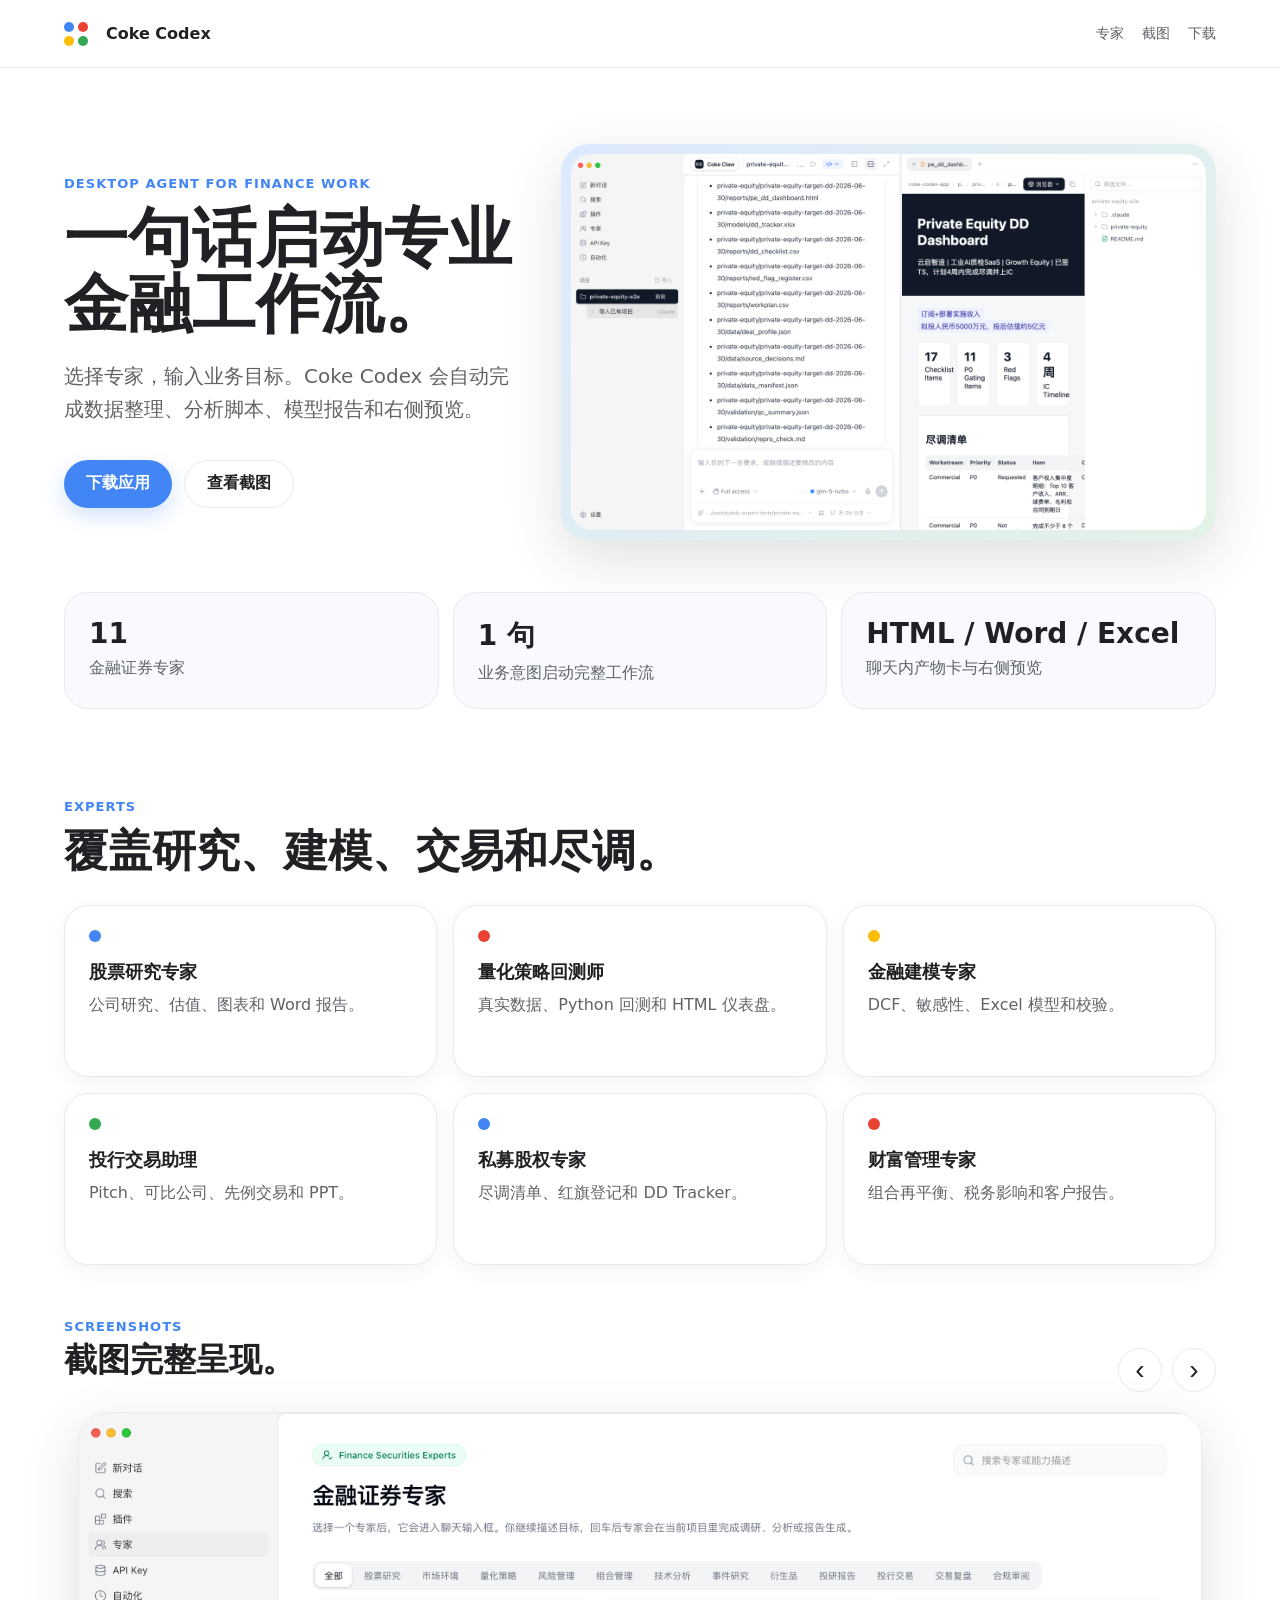
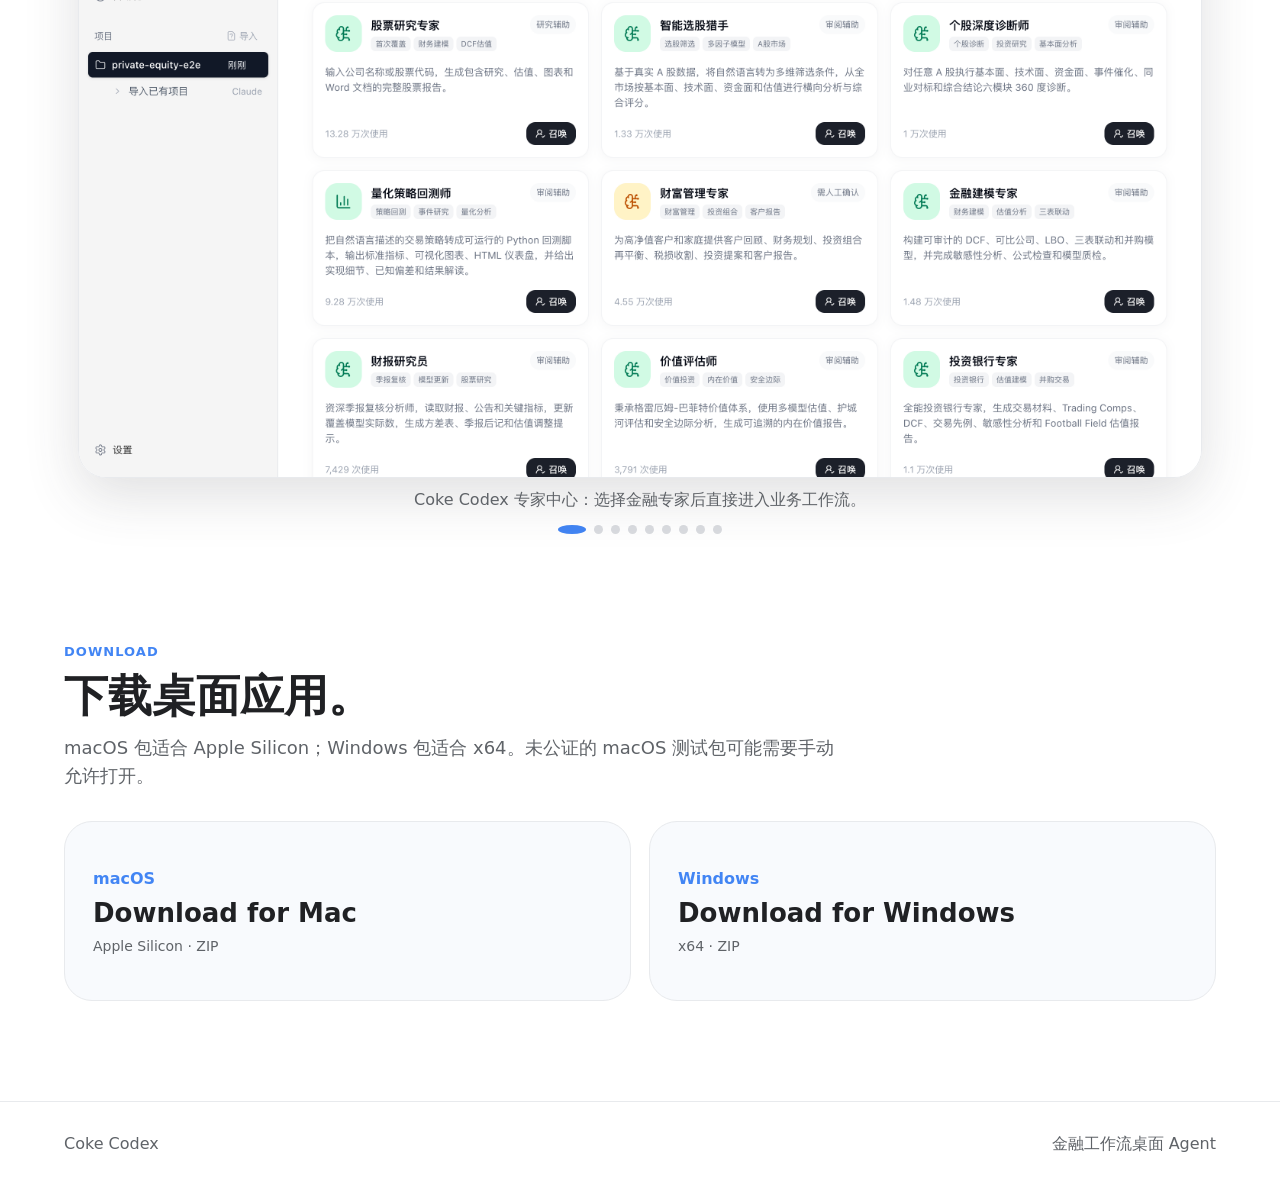
<file: index.html>
<!doctype html>
<html lang="zh-CN">
  <head>
    <meta charset="utf-8" />
    <meta name="viewport" content="width=device-width, initial-scale=1" />
    <title>Coke Codex 金融专家桌面 Agent</title>
    <meta
      name="description"
      content="Coke Codex 是一个面向金融证券工作的桌面 Agent，用一句业务目标生成研究、模型、报告和可预览产物。"
    />
    <link rel="icon" href="./favicon.svg" type="image/svg+xml" />
    <link rel="stylesheet" href="./styles.css" />
  </head>
  <body>
    <header class="topbar">
      <a class="brand" href="#top" aria-label="Coke Codex">
        <span class="brand-mark">
          <i></i><i></i><i></i><i></i>
        </span>
        <span>Coke Codex</span>
      </a>
      <nav aria-label="页面导航">
        <a href="#experts">专家</a>
        <a href="#screens">截图</a>
        <a href="#download">下载</a>
      </nav>
    </header>

    <main id="top">
      <section class="hero">
        <div class="hero-copy">
          <p class="eyebrow">Desktop Agent for Finance Work</p>
          <h1>一句话启动专业金融工作流。</h1>
          <p class="lede">
            选择专家，输入业务目标。Coke Codex 会自动完成数据整理、分析脚本、模型报告和右侧预览。
          </p>
          <div class="hero-actions">
            <a class="button primary" href="#download">下载应用</a>
            <a class="button secondary" href="#screens">查看截图</a>
          </div>
        </div>
        <figure class="hero-media">
          <img src="./assets/screenshots/05-private-equity-preview.png" alt="Coke Codex 右侧 HTML 产物预览" />
        </figure>
      </section>

      <section class="stats" aria-label="当前能力">
        <div>
          <strong>11</strong>
          <span>金融证券专家</span>
        </div>
        <div>
          <strong>1 句</strong>
          <span>业务意图启动完整工作流</span>
        </div>
        <div>
          <strong>HTML / Word / Excel</strong>
          <span>聊天内产物卡与右侧预览</span>
        </div>
      </section>

      <section id="experts" class="section compact">
        <div class="section-heading">
          <p class="eyebrow">Experts</p>
          <h2>覆盖研究、建模、交易和尽调。</h2>
        </div>
        <div class="expert-grid">
          <article><span class="dot blue"></span><h3>股票研究专家</h3><p>公司研究、估值、图表和 Word 报告。</p></article>
          <article><span class="dot red"></span><h3>量化策略回测师</h3><p>真实数据、Python 回测和 HTML 仪表盘。</p></article>
          <article><span class="dot yellow"></span><h3>金融建模专家</h3><p>DCF、敏感性、Excel 模型和校验。</p></article>
          <article><span class="dot green"></span><h3>投行交易助理</h3><p>Pitch、可比公司、先例交易和 PPT。</p></article>
          <article><span class="dot blue"></span><h3>私募股权专家</h3><p>尽调清单、红旗登记和 DD Tracker。</p></article>
          <article><span class="dot red"></span><h3>财富管理专家</h3><p>组合再平衡、税务影响和客户报告。</p></article>
        </div>
      </section>

      <section id="screens" class="section">
        <div class="section-heading row">
          <div>
            <p class="eyebrow">Screenshots</p>
            <h2>截图完整呈现。</h2>
          </div>
          <div class="carousel-controls">
            <button type="button" data-prev aria-label="上一张">‹</button>
            <button type="button" data-next aria-label="下一张">›</button>
          </div>
        </div>

        <div class="carousel" data-carousel>
          <figure class="slide is-active">
            <img src="./assets/screenshots/01-expert-gallery.png" alt="专家列表页面" />
            <figcaption>Coke Codex 专家中心：选择金融专家后直接进入业务工作流。</figcaption>
          </figure>
          <figure class="slide">
            <img src="./assets/screenshots/02-business-prompt.png" alt="选择专家后输入一句业务意图" />
            <figcaption>选择专家后，只输入一句业务意图。</figcaption>
          </figure>
          <figure class="slide">
            <img src="./assets/screenshots/03-running.png" alt="专家运行中" />
            <figcaption>运行中展示模型、权限、项目和进度。</figcaption>
          </figure>
          <figure class="slide">
            <img src="./assets/screenshots/04-word-report-preview.png" alt="Word 股票研究报告预览" />
            <figcaption>股票研究报告可直接在右侧预览 Word。</figcaption>
          </figure>
          <figure class="slide">
            <img src="./assets/screenshots/05-private-equity-preview.png" alt="私募股权 HTML 尽调仪表盘预览" />
            <figcaption>私募股权专家生成 DD Tracker 和 HTML 仪表盘。</figcaption>
          </figure>
          <figure class="slide">
            <img src="./assets/screenshots/06-deal-assistant-preview.png" alt="投行交易助理产物预览" />
            <figcaption>投行交易助理输出 Pitch、Excel 和 PPT 产物。</figcaption>
          </figure>
          <figure class="slide">
            <img src="./assets/screenshots/07-dcf-preview.png" alt="DCF HTML 估值报告预览" />
            <figcaption>金融建模专家生成 DCF 模型和估值报告。</figcaption>
          </figure>
          <figure class="slide">
            <img src="./assets/screenshots/08-quant-preview.png" alt="量化回测 HTML 报告预览" />
            <figcaption>量化回测产出指标、交易记录和 HTML 面板。</figcaption>
          </figure>
          <figure class="slide">
            <img src="./assets/screenshots/09-wealth-preview.png" alt="财富管理报告预览" />
            <figcaption>财富管理专家支持客户组合再平衡报告。</figcaption>
          </figure>
        </div>

        <div class="slide-dots" data-dots aria-label="截图分页"></div>
      </section>

      <section id="download" class="section download">
        <div class="section-heading">
          <p class="eyebrow">Download</p>
          <h2>下载桌面应用。</h2>
          <p>macOS 包适合 Apple Silicon；Windows 包适合 x64。未公证的 macOS 测试包可能需要手动允许打开。</p>
        </div>
        <div class="download-grid">
          <a class="download-card" href="https://github.com/cokepoppy/coke-codex-app-public/releases/download/v0.1.12/Coke-Codex-0.1.12-arm64.zip">
            <span>macOS</span>
            <strong>Download for Mac</strong>
            <small>Apple Silicon · ZIP</small>
          </a>
          <a class="download-card" href="https://github.com/cokepoppy/coke-codex-app-public/releases/download/v0.1.12/Coke-Codex-0.1.12-win-x64.zip">
            <span>Windows</span>
            <strong>Download for Windows</strong>
            <small>x64 · ZIP</small>
          </a>
        </div>
      </section>
    </main>

    <footer>
      <span>Coke Codex</span>
      <span>金融工作流桌面 Agent</span>
    </footer>

    <script src="./script.js"></script>
  </body>
</html>
</file>
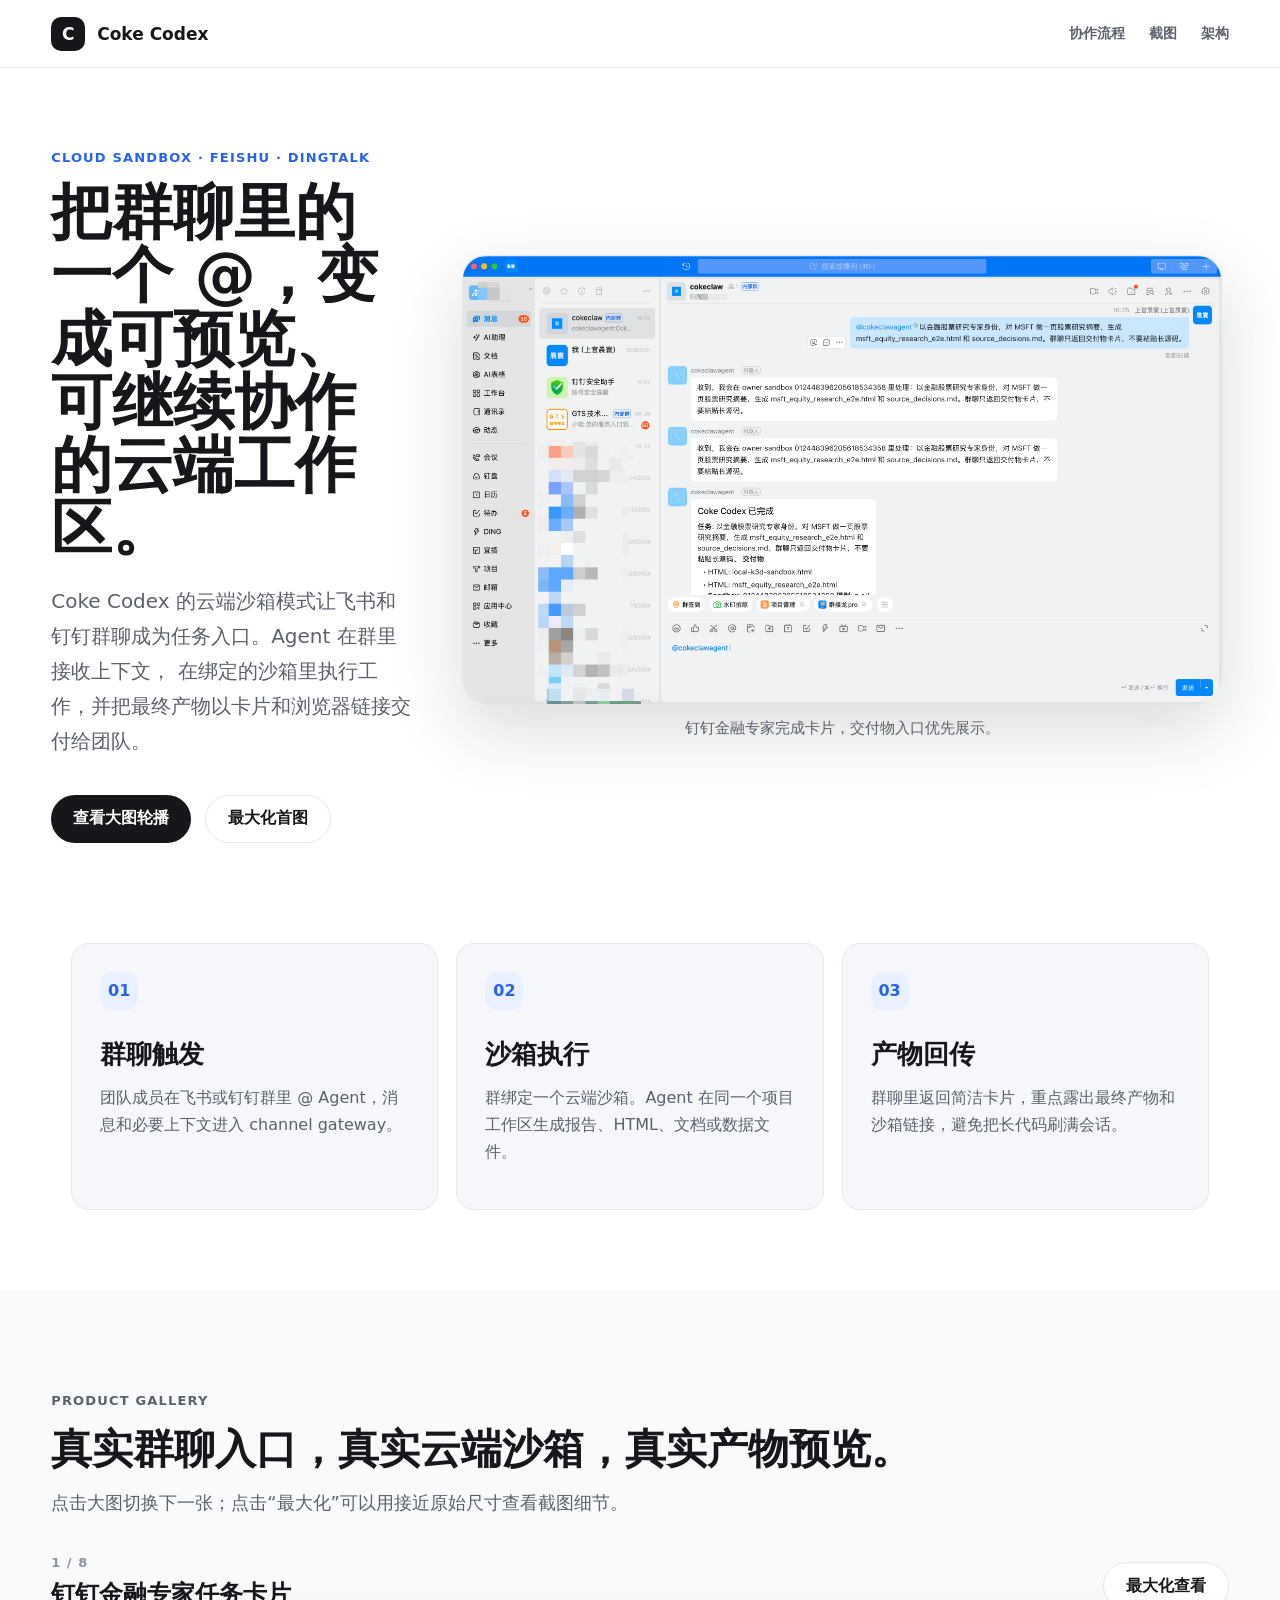
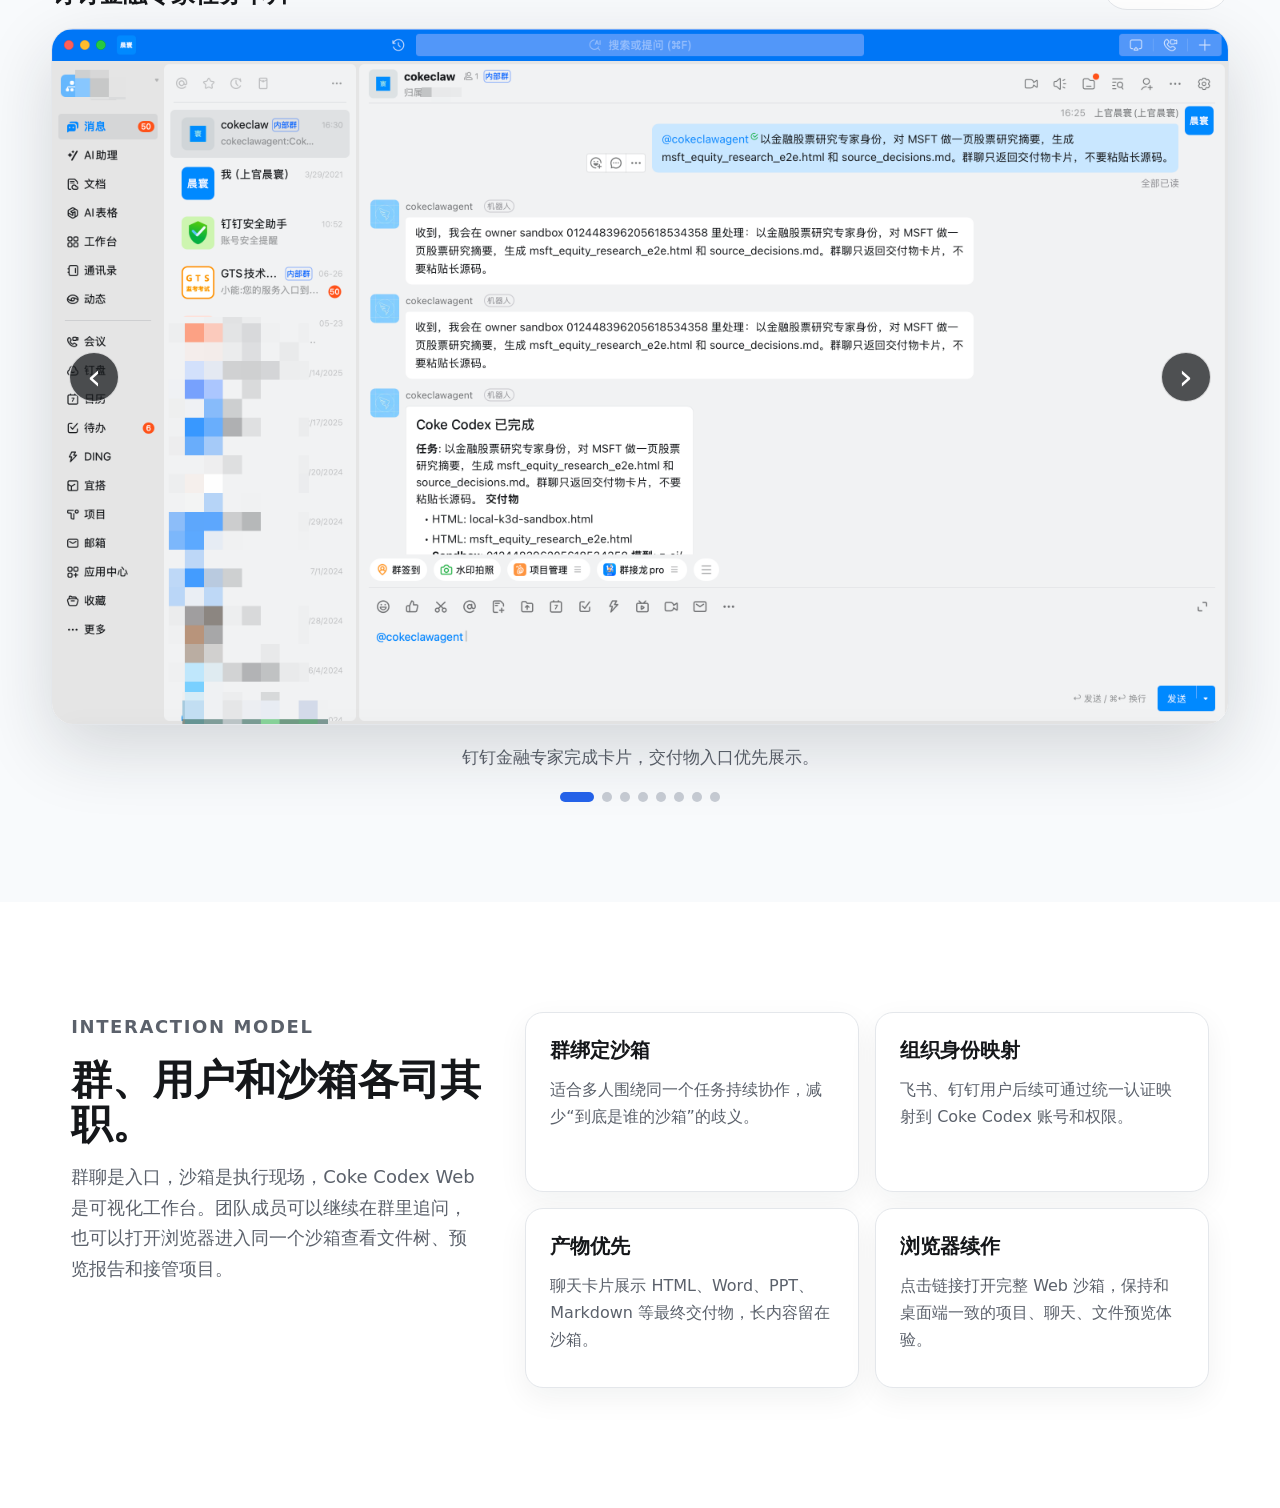
<file: sandbox/index.html>
<!doctype html>
<html lang="zh-CN">
  <head>
    <meta charset="utf-8" />
    <meta name="viewport" content="width=device-width, initial-scale=1" />
    <title>Coke Codex 云端沙箱与群聊 Agent</title>
    <meta
      name="description"
      content="Coke Codex 云端沙箱、飞书和钉钉群聊 Agent 的产品展示页面。"
    />
    <link rel="icon" href="../favicon.svg" type="image/svg+xml" />
    <link rel="stylesheet" href="./sandbox.css" />
  </head>
  <body>
    <header class="site-header" aria-label="Coke Codex 沙箱展示">
      <a class="brand" href="../" aria-label="返回 Coke Codex 首页">
        <span class="brand-mark">C</span>
        <span>Coke Codex</span>
      </a>
      <nav aria-label="页面导航">
        <a href="#flow">协作流程</a>
        <a href="#gallery">截图</a>
        <a href="#architecture">架构</a>
      </nav>
    </header>

    <main>
      <section class="hero">
        <div class="hero-copy">
          <p class="kicker">Cloud Sandbox · Feishu · DingTalk</p>
          <h1>把群聊里的一个 @，变成可预览、可继续协作的云端工作区。</h1>
          <p class="hero-text">
            Coke Codex 的云端沙箱模式让飞书和钉钉群聊成为任务入口。Agent 在群里接收上下文，
            在绑定的沙箱里执行工作，并把最终产物以卡片和浏览器链接交付给团队。
          </p>
          <div class="hero-actions">
            <a class="primary-action" href="#gallery">查看大图轮播</a>
            <button class="ghost-action" type="button" data-open-current>最大化首图</button>
          </div>
        </div>
        <div class="hero-shot" aria-label="云端沙箱截图预览">
          <button class="shot-button" type="button" data-hero-next>
            <img
              src="../assets/sandbox/dingtalk-fin-expert.png"
              alt="钉钉群聊中的金融专家 Agent 任务卡片"
              data-hero-image
            />
          </button>
          <p data-hero-caption>钉钉群聊触发金融专家，卡片优先展示交付物。</p>
        </div>
      </section>

      <section id="flow" class="flow-section">
        <article>
          <span>01</span>
          <h2>群聊触发</h2>
          <p>团队成员在飞书或钉钉群里 @ Agent，消息和必要上下文进入 channel gateway。</p>
        </article>
        <article>
          <span>02</span>
          <h2>沙箱执行</h2>
          <p>群绑定一个云端沙箱。Agent 在同一个项目工作区生成报告、HTML、文档或数据文件。</p>
        </article>
        <article>
          <span>03</span>
          <h2>产物回传</h2>
          <p>群聊里返回简洁卡片，重点露出最终产物和沙箱链接，避免把长代码刷满会话。</p>
        </article>
      </section>

      <section id="gallery" class="gallery-section" aria-label="产品截图轮播">
        <div class="section-heading">
          <p class="kicker">Product Gallery</p>
          <h2>真实群聊入口，真实云端沙箱，真实产物预览。</h2>
          <p>
            点击大图切换下一张；点击“最大化”可以用接近原始尺寸查看截图细节。
          </p>
        </div>

        <div class="carousel-shell">
          <div class="carousel-meta">
            <div>
              <span data-slide-count>1 / 8</span>
              <h3 data-slide-title>钉钉金融专家任务卡片</h3>
            </div>
            <button class="fullscreen-button" type="button" data-open-current>最大化查看</button>
          </div>

          <div class="carousel-frame">
            <button class="nav-button prev" type="button" data-prev aria-label="上一张">‹</button>
            <button class="carousel-image-button" type="button" data-next-image aria-label="切换到下一张截图">
              <img
                src="../assets/sandbox/dingtalk-fin-expert.png"
                alt="钉钉群聊中的金融专家 Agent 任务卡片"
                data-carousel-image
              />
            </button>
            <button class="nav-button next" type="button" data-next aria-label="下一张">›</button>
          </div>

          <p class="caption" data-slide-caption>
            钉钉金融专家完成卡片，交付物入口优先展示。
          </p>
          <div class="dots" data-dots aria-label="截图分页"></div>
        </div>
      </section>

      <section id="architecture" class="architecture-section">
        <div class="architecture-copy">
          <p class="kicker">Interaction Model</p>
          <h2>群、用户和沙箱各司其职。</h2>
          <p>
            群聊是入口，沙箱是执行现场，Coke Codex Web 是可视化工作台。团队成员可以继续在群里追问，
            也可以打开浏览器进入同一个沙箱查看文件树、预览报告和接管项目。
          </p>
        </div>
        <div class="model-grid">
          <div>
            <strong>群绑定沙箱</strong>
            <span>适合多人围绕同一个任务持续协作，减少“到底是谁的沙箱”的歧义。</span>
          </div>
          <div>
            <strong>组织身份映射</strong>
            <span>飞书、钉钉用户后续可通过统一认证映射到 Coke Codex 账号和权限。</span>
          </div>
          <div>
            <strong>产物优先</strong>
            <span>聊天卡片展示 HTML、Word、PPT、Markdown 等最终交付物，长内容留在沙箱。</span>
          </div>
          <div>
            <strong>浏览器续作</strong>
            <span>点击链接打开完整 Web 沙箱，保持和桌面端一致的项目、聊天、文件预览体验。</span>
          </div>
        </div>
      </section>
    </main>

    <div class="lightbox" data-lightbox hidden>
      <div class="lightbox-toolbar">
        <div>
          <span data-lightbox-count>1 / 8</span>
          <strong data-lightbox-title>钉钉金融专家任务卡片</strong>
        </div>
        <button type="button" data-close-lightbox>关闭</button>
      </div>
      <button class="lightbox-nav lightbox-prev" type="button" data-prev aria-label="上一张">‹</button>
      <img
        src="../assets/sandbox/dingtalk-fin-expert.png"
        alt="钉钉群聊中的金融专家 Agent 任务卡片"
        data-lightbox-image
      />
      <button class="lightbox-nav lightbox-next" type="button" data-next aria-label="下一张">›</button>
    </div>

    <script src="./sandbox.js"></script>
  </body>
</html>
</file>
<file: styles.css>
:root {
  --blue: #4285f4;
  --red: #ea4335;
  --yellow: #fbbc04;
  --green: #34a853;
  --ink: #202124;
  --muted: #5f6368;
  --line: #e8eaed;
  --bg: #ffffff;
  --soft: #f8fafd;
  --shadow: 0 18px 54px rgba(60, 64, 67, 0.16);
  --gutter: clamp(28px, 5vw, 96px);
  --content-max: 1480px;
  --wide-content-max: 1600px;
}

* {
  box-sizing: border-box;
}

html {
  scroll-behavior: smooth;
}

body {
  margin: 0;
  background: var(--bg);
  color: var(--ink);
  font-family: Inter, ui-sans-serif, system-ui, -apple-system, BlinkMacSystemFont, "Segoe UI", sans-serif;
  letter-spacing: 0;
}

a {
  color: inherit;
  text-decoration: none;
}

.topbar {
  position: sticky;
  top: 0;
  z-index: 10;
  display: flex;
  align-items: center;
  justify-content: space-between;
  min-height: 68px;
  padding: 0 var(--gutter);
  background: rgba(255, 255, 255, 0.86);
  border-bottom: 1px solid rgba(232, 234, 237, 0.84);
  backdrop-filter: blur(18px);
}

.brand,
nav {
  display: flex;
  align-items: center;
  gap: 18px;
}

.brand {
  font-weight: 650;
}

.brand-mark {
  display: grid;
  grid-template-columns: repeat(2, 10px);
  gap: 4px;
}

.brand-mark i {
  width: 10px;
  height: 10px;
  border-radius: 50%;
}

.brand-mark i:nth-child(1) { background: var(--blue); }
.brand-mark i:nth-child(2) { background: var(--red); }
.brand-mark i:nth-child(3) { background: var(--yellow); }
.brand-mark i:nth-child(4) { background: var(--green); }

nav a {
  color: var(--muted);
  font-size: 14px;
}

nav a:hover {
  color: var(--ink);
}

main {
  overflow: hidden;
}

.hero {
  display: grid;
  grid-template-columns: minmax(320px, 0.82fr) minmax(620px, 1.18fr);
  gap: 42px;
  align-items: center;
  max-width: var(--content-max);
  margin: 0 auto;
  padding: 76px var(--gutter) 34px;
}

.hero-copy {
  max-width: 620px;
}

.eyebrow {
  margin: 0 0 14px;
  color: var(--blue);
  font-size: 13px;
  font-weight: 700;
  letter-spacing: 0.08em;
  text-transform: uppercase;
}

h1,
h2,
h3,
p {
  margin-top: 0;
}

h1 {
  margin-bottom: 22px;
  font-size: clamp(44px, 5vw, 76px);
  line-height: 1.04;
  font-weight: 760;
}

h2 {
  margin-bottom: 14px;
  font-size: clamp(32px, 3.4vw, 52px);
  line-height: 1.08;
  font-weight: 720;
}

h3 {
  margin-bottom: 8px;
  font-size: 18px;
}

.lede {
  max-width: 560px;
  color: var(--muted);
  font-size: 20px;
  line-height: 1.65;
}

.hero-actions {
  display: flex;
  flex-wrap: wrap;
  gap: 12px;
  margin-top: 34px;
}

.button {
  display: inline-flex;
  align-items: center;
  justify-content: center;
  min-height: 48px;
  padding: 0 22px;
  border-radius: 24px;
  font-weight: 650;
}

.button.primary {
  background: var(--blue);
  color: white;
  box-shadow: 0 8px 22px rgba(66, 133, 244, 0.24);
}

.button.secondary {
  border: 1px solid var(--line);
  color: var(--ink);
}

.hero-media {
  margin: 0;
  padding: 10px;
  background: linear-gradient(135deg, rgba(66, 133, 244, 0.18), rgba(52, 168, 83, 0.14));
  border-radius: 28px;
  box-shadow: var(--shadow);
}

.hero-media img {
  display: block;
  width: 100%;
  border-radius: 20px;
}

.stats {
  display: grid;
  grid-template-columns: repeat(3, 1fr);
  gap: 14px;
  max-width: var(--content-max);
  margin: 18px auto 0;
  padding: 0 var(--gutter);
}

.stats div {
  min-height: 116px;
  padding: 24px;
  background: var(--soft);
  border: 1px solid var(--line);
  border-radius: 24px;
}

.stats strong {
  display: block;
  margin-bottom: 8px;
  font-size: 28px;
}

.stats span {
  color: var(--muted);
}

.section {
  max-width: var(--content-max);
  margin: 0 auto;
  padding: 110px var(--gutter) 0;
}

#screens {
  max-width: var(--wide-content-max);
  padding-top: 54px;
}

#screens .section-heading {
  margin-bottom: 20px;
}

#screens h2 {
  font-size: clamp(28px, 2.6vw, 42px);
}

#screens .eyebrow {
  margin-bottom: 8px;
}

.section.compact {
  padding-top: 90px;
}

.section-heading {
  max-width: 780px;
  margin-bottom: 30px;
}

.section-heading.row {
  display: flex;
  max-width: none;
  align-items: end;
  justify-content: space-between;
  gap: 20px;
}

.section-heading p:not(.eyebrow) {
  color: var(--muted);
  font-size: 18px;
  line-height: 1.6;
}

.expert-grid {
  display: grid;
  grid-template-columns: repeat(3, 1fr);
  gap: 16px;
}

.expert-grid article {
  min-height: 172px;
  padding: 24px;
  background: white;
  border: 1px solid var(--line);
  border-radius: 24px;
  box-shadow: 0 6px 18px rgba(60, 64, 67, 0.06);
}

.expert-grid p {
  color: var(--muted);
  line-height: 1.6;
}

.dot {
  display: block;
  width: 12px;
  height: 12px;
  margin-bottom: 18px;
  border-radius: 50%;
}

.blue { background: var(--blue); }
.red { background: var(--red); }
.yellow { background: var(--yellow); }
.green { background: var(--green); }

.carousel-controls {
  display: flex;
  gap: 10px;
}

.carousel-controls button {
  width: 44px;
  height: 44px;
  border: 1px solid var(--line);
  border-radius: 50%;
  background: white;
  color: var(--ink);
  font-size: 28px;
  cursor: pointer;
}

.carousel {
  position: relative;
}

.slide {
  display: none;
  margin: 0;
}

.slide.is-active {
  display: block;
}

.slide img {
  display: block;
  width: auto;
  max-width: min(100%, 1440px);
  max-height: min(74vh, 920px);
  margin: 0 auto;
  border: 1px solid var(--line);
  border-radius: 28px;
  box-shadow: var(--shadow);
  cursor: pointer;
}

.slide figcaption {
  max-width: 1468px;
  margin: 12px auto 0;
  color: var(--muted);
  font-size: 16px;
  text-align: center;
}

.slide-dots {
  display: flex;
  justify-content: center;
  gap: 8px;
  margin-top: 14px;
}

.slide-dots button {
  width: 9px;
  height: 9px;
  padding: 0;
  border: 0;
  border-radius: 50%;
  background: #dadce0;
  cursor: pointer;
}

.slide-dots button.is-active {
  width: 28px;
  background: var(--blue);
}

.download {
  padding-bottom: 100px;
}

.download-grid {
  display: grid;
  grid-template-columns: repeat(2, minmax(0, 1fr));
  gap: 18px;
}

.download-card {
  display: flex;
  min-height: 180px;
  flex-direction: column;
  justify-content: center;
  padding: 28px;
  border: 1px solid var(--line);
  border-radius: 28px;
  background: var(--soft);
}

.download-card span {
  color: var(--blue);
  font-weight: 700;
}

.download-card strong {
  margin: 10px 0;
  font-size: 26px;
}

.download-card small {
  color: var(--muted);
  font-size: 14px;
}

footer {
  display: flex;
  justify-content: space-between;
  gap: 20px;
  padding: 32px var(--gutter);
  border-top: 1px solid var(--line);
  color: var(--muted);
}

@media (max-width: 980px) {
  .hero {
    grid-template-columns: 1fr;
  }

  .stats,
  .expert-grid,
  .download-grid {
    grid-template-columns: 1fr;
  }

  .section-heading.row {
    align-items: start;
    flex-direction: column;
  }
}

@media (max-width: 680px) {
  .topbar {
    padding: 0 18px;
  }

  nav {
    gap: 12px;
  }

  .hero,
  .section,
  .stats {
    padding-left: 18px;
    padding-right: 18px;
  }

  #screens {
    padding-top: 42px;
  }

  .slide img {
    max-height: 62vh;
  }

  h1 {
    font-size: 42px;
  }

  .hero-media,
  .slide img {
    border-radius: 18px;
  }

  footer {
    flex-direction: column;
    padding: 28px 18px;
  }
}
</file>
<file: sandbox/sandbox.css>
:root {
  --ink: #15171a;
  --muted: #5b616b;
  --subtle: #8b929d;
  --line: #e4e7eb;
  --paper: #ffffff;
  --wash: #f5f7fa;
  --blue: #2563eb;
  --blue-soft: #e9f0ff;
  --green: #17a970;
  --shadow: 0 24px 70px rgba(22, 28, 37, 0.16);
  --wide: 1760px;
  --content: 1240px;
  --gutter: clamp(20px, 4vw, 72px);
}

* {
  box-sizing: border-box;
}

html {
  scroll-behavior: smooth;
}

body {
  margin: 0;
  color: var(--ink);
  background: var(--paper);
  font-family:
    Inter, ui-sans-serif, system-ui, -apple-system, BlinkMacSystemFont,
    "Segoe UI", "PingFang SC", "Hiragino Sans GB", "Microsoft YaHei", sans-serif;
  letter-spacing: 0;
}

button,
a {
  font: inherit;
}

a {
  color: inherit;
  text-decoration: none;
}

.site-header {
  position: sticky;
  top: 0;
  z-index: 20;
  display: flex;
  min-height: 68px;
  align-items: center;
  justify-content: space-between;
  padding: 0 var(--gutter);
  background: rgba(255, 255, 255, 0.88);
  border-bottom: 1px solid rgba(228, 231, 235, 0.86);
  backdrop-filter: blur(18px);
}

.brand,
.site-header nav {
  display: flex;
  align-items: center;
}

.brand {
  gap: 12px;
  font-size: 17px;
  font-weight: 760;
}

.brand-mark {
  display: grid;
  width: 34px;
  height: 34px;
  place-items: center;
  border-radius: 10px;
  background: var(--ink);
  color: white;
  font-size: 17px;
  font-weight: 800;
}

.site-header nav {
  gap: 24px;
  color: var(--muted);
  font-size: 14px;
  font-weight: 650;
}

.site-header nav a:hover {
  color: var(--ink);
}

main {
  overflow: hidden;
}

.hero {
  display: grid;
  grid-template-columns: minmax(360px, 0.72fr) minmax(760px, 1.28fr);
  gap: clamp(30px, 4vw, 70px);
  align-items: center;
  width: min(100%, var(--wide));
  margin: 0 auto;
  padding: 82px var(--gutter) 58px;
}

.kicker {
  margin: 0 0 15px;
  color: var(--blue);
  font-size: 13px;
  font-weight: 800;
  letter-spacing: 0.09em;
  text-transform: uppercase;
}

h1,
h2,
h3,
p {
  margin-top: 0;
}

h1 {
  margin-bottom: 24px;
  font-size: clamp(46px, 4.8vw, 82px);
  font-weight: 820;
  line-height: 1.03;
}

h2 {
  margin-bottom: 16px;
  font-size: clamp(32px, 3.2vw, 54px);
  font-weight: 800;
  line-height: 1.08;
}

h3 {
  margin: 0;
  font-size: 24px;
  font-weight: 780;
}

.hero-text {
  max-width: 700px;
  color: var(--muted);
  font-size: 20px;
  font-weight: 520;
  line-height: 1.75;
}

.hero-actions {
  display: flex;
  flex-wrap: wrap;
  gap: 14px;
  margin-top: 36px;
}

.primary-action,
.ghost-action,
.fullscreen-button {
  display: inline-flex;
  min-height: 48px;
  align-items: center;
  justify-content: center;
  padding: 0 22px;
  border-radius: 999px;
  font-weight: 760;
  cursor: pointer;
}

.primary-action {
  background: var(--ink);
  color: white;
}

.ghost-action,
.fullscreen-button {
  border: 1px solid var(--line);
  background: white;
  color: var(--ink);
}

.hero-shot {
  min-width: 0;
}

.shot-button {
  display: block;
  width: 100%;
  padding: 0;
  border: 0;
  background: transparent;
  cursor: pointer;
}

.hero-shot img {
  display: block;
  width: 100%;
  max-height: 78vh;
  object-fit: contain;
  border: 1px solid var(--line);
  border-radius: 24px;
  box-shadow: var(--shadow);
}

.hero-shot p {
  margin: 14px 0 0;
  color: var(--muted);
  font-size: 15px;
  text-align: center;
}

.flow-section {
  display: grid;
  grid-template-columns: repeat(3, minmax(0, 1fr));
  gap: 18px;
  width: min(100%, var(--content));
  margin: 0 auto;
  padding: 42px var(--gutter) 80px;
}

.flow-section article {
  min-height: 230px;
  padding: 28px;
  border: 1px solid var(--line);
  border-radius: 18px;
  background: var(--wash);
}

.flow-section span {
  display: inline-flex;
  width: 38px;
  height: 38px;
  align-items: center;
  justify-content: center;
  margin-bottom: 30px;
  border-radius: 12px;
  background: var(--blue-soft);
  color: var(--blue);
  font-weight: 800;
}

.flow-section h2 {
  font-size: 26px;
}

.flow-section p,
.section-heading p,
.architecture-copy p,
.model-grid span {
  color: var(--muted);
  line-height: 1.7;
}

.gallery-section {
  padding: 100px var(--gutter);
  background: #f8fafc;
}

.section-heading {
  width: min(100%, var(--content));
  margin: 0 auto 34px;
}

.section-heading p:not(.kicker) {
  max-width: 820px;
  font-size: 18px;
}

.carousel-shell {
  width: min(100%, var(--wide));
  margin: 0 auto;
}

.carousel-meta {
  display: flex;
  align-items: end;
  justify-content: space-between;
  gap: 22px;
  margin-bottom: 18px;
}

.carousel-meta span,
.lightbox-toolbar span {
  display: inline-flex;
  margin-bottom: 8px;
  color: var(--subtle);
  font-size: 13px;
  font-weight: 800;
  letter-spacing: 0.08em;
  text-transform: uppercase;
}

.carousel-frame {
  position: relative;
  display: grid;
  place-items: center;
}

.carousel-image-button {
  display: block;
  width: 100%;
  padding: 0;
  border: 0;
  background: transparent;
  cursor: pointer;
}

.carousel-image-button img {
  display: block;
  width: auto;
  max-width: min(100%, 1680px);
  max-height: 78vh;
  margin: 0 auto;
  object-fit: contain;
  border: 1px solid var(--line);
  border-radius: 22px;
  background: white;
  box-shadow: var(--shadow);
}

.nav-button {
  position: absolute;
  top: 50%;
  z-index: 2;
  display: grid;
  width: 50px;
  height: 50px;
  place-items: center;
  border: 1px solid rgba(255, 255, 255, 0.76);
  border-radius: 50%;
  background: rgba(21, 23, 26, 0.74);
  color: white;
  font-size: 36px;
  line-height: 1;
  transform: translateY(-50%);
  cursor: pointer;
}

.nav-button.prev {
  left: 18px;
}

.nav-button.next {
  right: 18px;
}

.caption {
  max-width: 1100px;
  margin: 18px auto 0;
  color: var(--muted);
  font-size: 17px;
  line-height: 1.7;
  text-align: center;
}

.dots {
  display: flex;
  flex-wrap: wrap;
  justify-content: center;
  gap: 8px;
  margin-top: 20px;
}

.dots button {
  width: 10px;
  height: 10px;
  padding: 0;
  border: 0;
  border-radius: 999px;
  background: #c7ccd4;
  cursor: pointer;
}

.dots button.is-active {
  width: 34px;
  background: var(--blue);
}

.architecture-section {
  display: grid;
  grid-template-columns: minmax(320px, 0.75fr) minmax(620px, 1.25fr);
  gap: 44px;
  width: min(100%, var(--content));
  margin: 0 auto;
  padding: 110px var(--gutter) 120px;
}

.architecture-copy p {
  font-size: 18px;
}

.model-grid {
  display: grid;
  grid-template-columns: repeat(2, minmax(0, 1fr));
  gap: 16px;
}

.model-grid div {
  min-height: 180px;
  padding: 24px;
  border: 1px solid var(--line);
  border-radius: 18px;
  background: white;
  box-shadow: 0 10px 30px rgba(22, 28, 37, 0.06);
}

.model-grid strong,
.model-grid span {
  display: block;
}

.model-grid strong {
  margin-bottom: 12px;
  font-size: 20px;
}

.lightbox {
  position: fixed;
  inset: 0;
  z-index: 50;
  display: grid;
  grid-template-rows: auto 1fr;
  place-items: center;
  padding: 22px;
  background: rgba(7, 10, 14, 0.92);
}

.lightbox[hidden] {
  display: none;
}

.lightbox-toolbar {
  display: flex;
  width: min(100%, 1800px);
  align-items: center;
  justify-content: space-between;
  gap: 18px;
  margin-bottom: 18px;
  color: white;
}

.lightbox-toolbar span {
  color: rgba(255, 255, 255, 0.58);
}

.lightbox-toolbar strong {
  display: block;
  font-size: 19px;
}

.lightbox-toolbar button {
  min-height: 42px;
  padding: 0 18px;
  border: 1px solid rgba(255, 255, 255, 0.24);
  border-radius: 999px;
  background: rgba(255, 255, 255, 0.1);
  color: white;
  cursor: pointer;
}

.lightbox img {
  display: block;
  max-width: 96vw;
  max-height: 86vh;
  object-fit: contain;
  border-radius: 16px;
  background: white;
}

.lightbox-nav {
  position: fixed;
  top: 50%;
  display: grid;
  width: 54px;
  height: 54px;
  place-items: center;
  border: 1px solid rgba(255, 255, 255, 0.24);
  border-radius: 50%;
  background: rgba(255, 255, 255, 0.12);
  color: white;
  font-size: 38px;
  transform: translateY(-50%);
  cursor: pointer;
}

.lightbox-prev {
  left: 24px;
}

.lightbox-next {
  right: 24px;
}

@media (max-width: 1120px) {
  .hero,
  .architecture-section {
    grid-template-columns: 1fr;
  }

  .hero-shot img,
  .carousel-image-button img {
    max-height: 70vh;
  }
}

@media (max-width: 820px) {
  .site-header {
    align-items: flex-start;
    flex-direction: column;
    justify-content: center;
    gap: 12px;
    padding-top: 14px;
    padding-bottom: 14px;
  }

  .site-header nav {
    gap: 16px;
  }

  .hero {
    padding-top: 52px;
  }

  .flow-section,
  .model-grid {
    grid-template-columns: 1fr;
  }

  .carousel-meta {
    align-items: flex-start;
    flex-direction: column;
  }

  h1 {
    font-size: 42px;
  }

  h2 {
    font-size: 32px;
  }

  .nav-button {
    width: 42px;
    height: 42px;
    font-size: 30px;
  }

  .lightbox-nav {
    bottom: 22px;
    top: auto;
    transform: none;
  }
}
</file>
